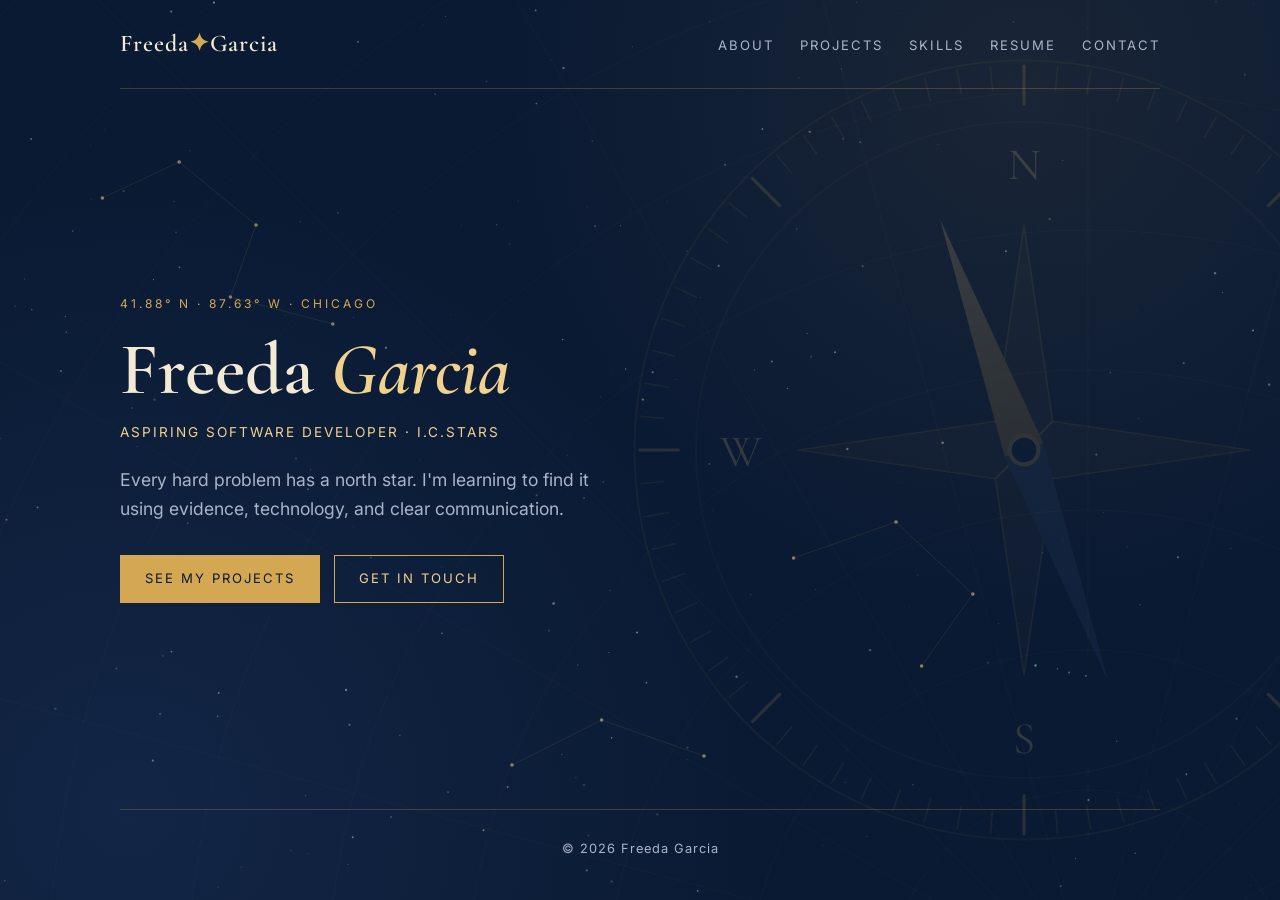
<file: index.html>
<!DOCTYPE html>
<html lang="en">
<head>
<meta charset="UTF-8">
<meta name="viewport" content="width=device-width, initial-scale=1.0">
<title>Freeda Garcia - Portfolio</title>
<link href="https://fonts.googleapis.com/css2?family=Cormorant+Garamond:ital,wght@0,500;0,600;1,500&family=Inter:wght@400;500&display=swap" rel="stylesheet">
<style>
:root{
  --bg:#0a1a33; --bg2:#0f2342; --ink:#f3ead6; --muted:#a9b4c8;
  --gold:#d4a853; --gold2:#f0d28e; --rule:rgba(212,168,83,.25);
}
*{box-sizing:border-box;margin:0;padding:0}
html{scroll-behavior:smooth}
body{background:var(--bg);color:var(--ink);font-family:Inter,system-ui,sans-serif;line-height:1.65;overflow-x:hidden;
  background-image:radial-gradient(circle at 80% 10%,rgba(212,168,83,.08),transparent 40%),radial-gradient(circle at 10% 90%,rgba(80,120,200,.12),transparent 45%)}
#chart{position:fixed;inset:0;z-index:0;pointer-events:none;opacity:.55}
.wrap{position:relative;z-index:1;max-width:1080px;margin:0 auto;padding:0 20px}
h1,h2,h3,.brand,.num{font-family:"Cormorant Garamond",Georgia,serif;font-weight:600}
a{color:var(--gold2)}

nav{display:flex;justify-content:space-between;align-items:center;padding:24px 0;border-bottom:1px solid var(--rule)}
.brand{font-size:1.5rem;letter-spacing:1px}
.brand span{color:var(--gold)}
nav ul{display:flex;gap:26px;list-style:none}
nav a{color:var(--muted);text-decoration:none;font-size:.82rem;letter-spacing:2px;text-transform:uppercase}
nav a:hover{color:var(--gold2)}

.hero{display:grid;grid-template-columns:1.2fr 1fr;gap:40px;align-items:center;min-height:80vh;padding:40px 0}
.coord{font-size:.75rem;letter-spacing:3px;color:var(--gold);text-transform:uppercase;margin-bottom:18px}
.hero h1{font-size:clamp(2.6rem,6vw,4.6rem);line-height:1.02}
.hero h1 i{color:var(--gold2)}
.hero .tagline{color:var(--gold2);font-size:.85rem;letter-spacing:2px;text-transform:uppercase;margin-top:14px}
.hero p{color:var(--muted);font-size:1.1rem;margin-top:22px;max-width:46ch}
.cta{display:flex;gap:14px;margin-top:32px;flex-wrap:wrap}
.btn{padding:12px 24px;font-size:.82rem;letter-spacing:2px;text-transform:uppercase;text-decoration:none;border:1px solid var(--gold);transition:all .25s}
.btn.primary{background:var(--gold);color:#0a1a33}
.btn.primary:hover{background:var(--gold2)}
.btn.ghost{color:var(--gold2)}
.btn.ghost:hover{background:rgba(212,168,83,.1)}

/* Compass lives behind the whole page: fixed, large, and faint so text stays readable */
.compass{position:fixed;top:50%;right:-12vw;width:min(92vh,820px);transform:translateY(-50%);opacity:.16;z-index:0;pointer-events:none}
.compass svg{width:100%;height:auto;display:block}
#needle{transform-origin:200px 200px;transition:transform .15s linear}
.ring-spin{transform-origin:200px 200px;animation:spin 120s linear infinite}
@keyframes spin{to{transform:rotate(360deg)}}

section{padding:90px 0;border-top:1px solid var(--rule)}
.label{display:flex;align-items:baseline;gap:14px;margin-bottom:10px}
.label .num{color:var(--gold);font-size:1.1rem;font-style:italic}
.label .line{flex:1;height:1px;background:var(--rule)}
h2{font-size:clamp(2rem,4vw,3rem)}
.lede{color:var(--muted);max-width:60ch;margin-top:8px;margin-bottom:40px}

.voyages{display:grid;gap:22px}
.voyage{display:grid;grid-template-columns:200px 1fr;gap:28px;background:linear-gradient(180deg,rgba(15,35,66,.9),rgba(10,26,51,.9));border:1px solid var(--rule);padding:28px}
.voyage .meta .tag{font-size:.7rem;letter-spacing:2px;text-transform:uppercase;color:var(--gold)}
.voyage .meta h3{font-size:1.7rem;line-height:1.1;margin-top:6px}
.route{display:grid;grid-template-columns:repeat(3,1fr);gap:0;position:relative}
.leg{padding:0 18px;position:relative}
.leg:not(:last-child)::after{content:"";position:absolute;top:9px;right:-6px;width:12px;height:1px;background:var(--gold)}
.leg h4{font-size:.7rem;letter-spacing:2px;text-transform:uppercase;color:var(--gold2);display:flex;align-items:center;gap:8px;margin-bottom:8px;font-weight:500}
.leg h4::before{content:"";width:8px;height:8px;border:1px solid var(--gold);transform:rotate(45deg);flex:none}
.leg:last-child h4::before{background:var(--gold)}
.leg p{color:var(--muted);font-size:.92rem}
.route::before{content:"";position:absolute;left:18px;right:18px;top:9px;border-top:1px dashed var(--rule);z-index:-1}

.instruments{display:grid;grid-template-columns:repeat(auto-fit,minmax(220px,1fr));gap:18px}
.inst{border:1px solid var(--rule);padding:22px;position:relative}
.inst h3{font-size:1.4rem}
.inst p{color:var(--muted);font-size:.9rem;margin-top:4px}
.inst .bearing{position:absolute;top:18px;right:18px;font-size:.7rem;color:var(--gold);letter-spacing:1px}

.bearings{display:grid;grid-template-columns:1fr 1fr;gap:48px}
.bearings p{color:var(--muted);margin-bottom:14px}
blockquote{font-family:"Cormorant Garamond",serif;font-size:1.8rem;font-style:italic;line-height:1.3;color:var(--gold2);border-left:2px solid var(--gold);padding-left:22px}

.signal{text-align:center;padding-bottom:100px}
.signal h2{font-size:clamp(2.2rem,5vw,3.4rem)}
.signal p{color:var(--muted);margin:12px auto 30px;max-width:46ch}
.signal .links{margin-top:28px;color:var(--muted);font-size:.95rem}
.signal .links p{margin:6px auto}

footer{border-top:1px solid var(--rule);padding:28px 0;text-align:center;color:var(--muted);font-size:.8rem;letter-spacing:1px}

@media (max-width:820px){
  .hero,.bearings{grid-template-columns:1fr}
  .compass{max-width:280px;order:-1}
  .voyage{grid-template-columns:1fr}
  .route{grid-template-columns:1fr;gap:18px}
  .route::before,.leg::after{display:none}
  .leg{padding:0}
  nav{flex-direction:column;gap:14px}
  nav ul{gap:16px}
  nav a{font-size:.72rem;letter-spacing:1.5px}
}

@media (prefers-reduced-motion:reduce){.ring-spin{animation:none}#needle{transition:none}}

/* ---------- Resume: logbook timeline ---------- */
.resume{display:grid;grid-template-columns:1.5fr 1fr;gap:48px;align-items:start}
.log{position:relative;padding-left:28px;border-left:1px dashed var(--rule)}
.entry{position:relative;margin-bottom:34px}
.entry:last-child{margin-bottom:0}
.entry::before{content:"";position:absolute;left:-34px;top:8px;width:10px;height:10px;border:1px solid var(--gold);background:var(--bg);transform:rotate(45deg)}
.entry.current::before{background:var(--gold);box-shadow:0 0 12px rgba(212,168,83,.6)}
.entry .when{font-size:.7rem;letter-spacing:2px;text-transform:uppercase;color:var(--gold)}
.entry h3{font-size:1.5rem;line-height:1.15;margin-top:2px}
.entry .role{color:var(--gold2);font-size:.9rem}
.entry ul{margin-top:8px;padding-left:18px;color:var(--muted);font-size:.92rem}
.entry li{margin-bottom:5px}
.entry li::marker{color:var(--gold)}
.log-head{font-size:.75rem;letter-spacing:2px;text-transform:uppercase;color:var(--gold);margin:0 0 18px}
.side .block{border:1px solid var(--rule);padding:22px;margin-bottom:18px;background:rgba(15,35,66,.6)}
.side h4{font-size:.75rem;letter-spacing:2px;text-transform:uppercase;color:var(--gold);font-weight:500;margin-bottom:14px}
.side .item{margin-bottom:14px}
.side .item:last-child{margin-bottom:0}
.side .item b{font-family:"Cormorant Garamond",serif;font-size:1.25rem;font-weight:600;display:block;line-height:1.2}
.side .item span{color:var(--muted);font-size:.85rem}
.side .btn{display:block;text-align:center}
@media (max-width:820px){.resume{grid-template-columns:1fr}}

/* ---------- Project link button + featured project ---------- */
.voyage .meta .btn{display:inline-block;margin-top:16px;padding:9px 16px;font-size:.7rem}
.voyage.featured{border-color:var(--gold)}

/* ---------- Tabs: show one section at a time ---------- */
.tab-hidden{display:none !important}                 /* hides every section except the active one */
.tab-panel{animation:tabIn .45s ease}                /* soft fade-in when a tab opens */
@keyframes tabIn{from{opacity:0;transform:translateY(12px)}to{opacity:1;transform:none}}
main > section{border-top:none}                      /* no divider line needed when sections stand alone */
nav a.active{color:var(--gold2);border-bottom:1px solid var(--gold);padding-bottom:4px}
body{min-height:100vh}                               /* background fills the screen on short tabs */
.brand{cursor:pointer}                               /* clicking your name goes back home */
@media (prefers-reduced-motion:reduce){.tab-panel{animation:none}}
</style>
</head>
<body>
<canvas id="chart"></canvas>

<div class="wrap">
  <nav>
    <div class="brand">Freeda<span>✦</span>Garcia</div>
    <ul>
      <li><a href="#about">About</a></li>
      <li><a href="#projects">Projects</a></li>
      <li><a href="#skills">Skills</a></li>
      <li><a href="#resume">Resume</a></li>
      <li><a href="#contact">Contact</a></li>
    </ul>
  </nav>

  <header class="hero" id="hero">
    <div>
      <div class="coord">41.88° N · 87.63° W · Chicago</div>
      <h1>Freeda <i>Garcia</i></h1>
      <p class="tagline">Aspiring Software Developer · i.c.stars</p>
      <p>Every hard problem has a north star. I'm learning to find it using evidence, technology, and clear communication.</p>
      <div class="cta">
        <a class="btn primary" href="#projects">See my projects</a>
        <a class="btn ghost" href="#contact">Get in touch</a>
      </div>
    </div>
    <div class="compass" aria-hidden="true">
      <svg viewBox="0 0 400 400">
        <defs>
          <linearGradient id="g" x1="0" y1="0" x2="0" y2="1"><stop offset="0" stop-color="#f0d28e"/><stop offset="1" stop-color="#b8893a"/></linearGradient>
        </defs>
        <circle cx="200" cy="200" r="190" fill="none" stroke="rgba(212,168,83,.35)"/>
        <circle cx="200" cy="200" r="160" fill="none" stroke="rgba(212,168,83,.2)"/>
        <g class="ring-spin" id="ticks"></g>
        <g font-family="Cormorant Garamond,serif" font-size="22" fill="#f0d28e" text-anchor="middle">
          <text x="200" y="68">N</text><text x="200" y="348">S</text><text x="338" y="208">E</text><text x="62" y="208">W</text>
        </g>
        <g fill="rgba(212,168,83,.18)" stroke="rgba(212,168,83,.5)" stroke-width=".8">
          <polygon points="200,90 214,186 200,200 186,186"/><polygon points="200,310 214,214 200,200 186,214"/>
          <polygon points="310,200 214,186 200,200 214,214"/><polygon points="90,200 186,186 200,200 186,214"/>
        </g>
        <g id="needle">
          <polygon points="200,80 210,200 190,200" fill="url(#g)"/>
          <polygon points="200,320 210,200 190,200" fill="#3b4f73"/>
          <circle cx="200" cy="200" r="7" fill="#0a1a33" stroke="#d4a853" stroke-width="2"/>
        </g>
      </svg>
    </div>
  </header>

  <main>
    <section id="about">
      <div class="label"><span class="num">I.</span><span class="line"></span></div>
      <div class="bearings">
        <div>
          <h2>About Me</h2>
          <p style="margin-top:16px">My name is Freeda G, and my favorite subjects are math and science. I aspire to share useful information with whoever is willing to learn.</p>
          <p>I'm currently learning how to code, improving my leadership skills, and finding my purpose. I'm working to create a platform that will help people learn about the Garifuna culture.</p>
        </div>
        <blockquote>"Share what you know with whoever is willing to learn."</blockquote>
      </div>
    </section>
    

    <section id="projects">
      <div class="label"><span class="num">II.</span><span class="line"></span></div>
      <h2>Projects</h2>
      <p class="lede">Each project, told as a route: where it started, how I got there, and where it landed.</p>
      <div class="voyages">
        <article class="voyage featured">
          <div class="meta"><div class="tag">Wellness · App</div><h3>Mood in Motion</h3>
            <a class="btn primary" href="https://app.base44.com/apps/6adb7aa55ffb4b521aa0c43e/editor/preview" target="_blank" rel="noopener">Open the app ↗</a></div>
          <div class="route">
            <div class="leg"><h4>Problem</h4><p>People running on empty have no easy way to see whether moving their body actually makes their days better.</p></div>
            <div class="leg"><h4>Path</h4><p>Built a 10-second daily check-in that logs mood and movement alongside the day's weather, plus a guided Reset with quotes and short movements, including seated and wheelchair-friendly options.</p></div>
            <div class="leg"><h4>Destination</h4><p>A private wellness companion that shows whether movement days are better days, with a mood-linked horoscope, a personalized "Where it Hertz" frequency shelf, and history saved only on the user's device.</p></div>
          </div>
        </article>
        <article class="voyage">
          <div class="meta"><div class="tag">Design · Setup</div><h3>Gaming Set Up</h3></div>
          <div class="route">
            <div class="leg"><h4>Problem</h4><p>A gaming space that wasn't comfortable and didn't show off the setup.</p></div>
            <div class="leg"><h4>Path</h4><p>I designed a comfortable gaming setup that showcases the equipment and provides a nice environment for gaming.</p></div>
            <div class="leg"><h4>Destination</h4><p>Improves the gaming experience, provides a comfortable environment, and showcases the setup.</p></div>
          </div>
        </article>
        <article class="voyage">
          <div class="meta"><div class="tag">Web · Team Project</div><h3>Website Collaboration</h3></div>
          <div class="route">
            <div class="leg"><h4>Problem</h4><p>People interested in Garifuna culture need one place to learn about it.</p></div>
            <div class="leg"><h4>Path</h4><p>I contributed to the design and development of a collaborative website that informs users about Garifuna culture, traditions, and history.</p></div>
            <div class="leg"><h4>Destination</h4><p>A comprehensive resource for anyone interested in learning about Garifuna culture.</p></div>
          </div>
        </article>
      </div>
    </section>

    <section id="skills">
      <div class="label"><span class="num">III.</span><span class="line"></span></div>
      <h2>Skills</h2>
      <p class="lede">The tools I'm learning to navigate with.</p>
      <div class="instruments">
        <div class="inst"><span class="bearing">045°</span><h3>Python</h3><p>Automation, scripting, and working with data.</p></div>
        <div class="inst"><span class="bearing">090°</span><h3>AWS &amp; Cloud</h3><p>Storage, compute, and serverless fundamentals.</p></div>
        <div class="inst"><span class="bearing">135°</span><h3>AI &amp; Prompting</h3><p>Prompts and agents that do reliable work.</p></div>
        <div class="inst"><span class="bearing">180°</span><h3>Business Analysis</h3><p>Turning stakeholder needs into clear requirements.</p></div>
        <div class="inst"><span class="bearing">225°</span><h3>Problem Solving</h3><p>Problem → root cause → evidence → recommendation.</p></div>
        <div class="inst"><span class="bearing">270°</span><h3>Leadership</h3><p>Growing as a teammate and leader through i.c.stars.</p></div>
      </div>
    </section>

    <section id="resume">
      <div class="label"><span class="num">IV.</span><span class="line"></span></div>
      <h2>Resume</h2>
      <p class="lede">Project coordination and business analysis trainee at i.c.stars. Seeking Project Coordinator or Junior Business Analyst roles.</p>
      <div class="resume">
        <div>
          <p class="log-head">Ship's Log · Experience</p>
          <div class="log">
            <article class="entry current">
              <div class="when">Fall 2026 · Selected Project</div>
              <h3>Medline: "Operations Problem Navigator"</h3>
              <div class="role">i.c.stars Client Engagement (Cycle 60)</div>
              <ul>
                <li>Coordinated the team's discovery process for a proposed AI-driven platform to detect and route recurring warehouse incidents</li>
                <li>Co-developed clarifying questions on PHI/HIPAA exposure, human-review checkpoints, issue routing, and incident-cost assumptions before solution design</li>
                <li>Documented scope and compliance risks, giving the team a clearer, lower-risk brief for data-model design; built the client presentation in PowerPoint</li>
              </ul>
            </article>
            <article class="entry">
              <div class="when">Sep 2024 – Present</div>
              <h3>Allied Universal</h3>
              <div class="role">Security Professional · University of Chicago Booth School of Business</div>
              <ul>
                <li>First point of contact for 20–50 visitors per shift, providing directions and resources and escalating concerns through site protocols</li>
                <li>Maintain a secure environment across indoor and outdoor areas using radios, security cameras, and the university security system</li>
                <li>During a 350+ attendee campus event, noticed greeters were misdirecting guests; stepped in to redirect and personally escort attendees</li>
              </ul>
            </article>
            <article class="entry">
              <div class="when">Nov 2023 – Sep 2024</div>
              <h3>Burlington</h3>
              <div class="role">Sales Associate · Front End &amp; Sales Floor</div>
              <ul>
                <li>Processed 29–40 point-of-sale transactions per day, including cash handling</li>
                <li>Processed markdowns and verified price labels to support loss prevention</li>
              </ul>
            </article>
            <article class="entry">
              <div class="when">Nov 2021 – Jul 2022</div>
              <h3>MATTER</h3>
              <div class="role">Intern · placed through Urban Alliance</div>
              <ul>
                <li>Supported 2–3 medical-focused events per week, coordinating attendee service and keeping meetings running smoothly</li>
                <li>Collaborated with professionals across industries and technology platforms in a healthcare-innovation setting</li>
              </ul>
            </article>
          </div>
        </div>
        <aside class="side">
          <div class="block">
            <h4>Education</h4>
            <div class="item"><b>i.c.stars Chicago</b><span>Technology &amp; Leadership Internship · Aug – Dec 2026</span></div>
            <div class="item"><b>Illinois College</b><span>Pre-Medical Studies coursework · 2022 – 2024</span></div>
            <div class="item"><b>Richard T. Crane Medical Prep</b><span>High School Diploma · 2022</span></div>
          </div>
          <div class="block">
            <h4>Certifications</h4>
            <div class="item"><b>CPR / AED</b><span>American Red Cross · Valid through Jun 2027</span></div>
          </div>
          <div class="block">
            <h4>Community</h4>
            <div class="item"><b>St. Sabina</b><span>Community Activist · Apr – Jul 2020</span></div>
          </div>
          <a class="btn primary" href="Freeda_Garcia_Resume_v2.pdf" download>Download Resume (PDF)</a>
        </aside>
      </div>
    </section>

    <section id="contact" class="signal">
      <h2>Find me @</h2>
      <p>Open to conversations about code, cloud, and AI, and to learning from people further along the route.</p>
      <div class="cta" style="justify-content:center">
        <a class="btn primary" href="mailto:fgarcia@icstars.org">Email</a>
        <a class="btn ghost" href="https://github.com/BigFreedaG">GitHub</a>
      </div>
      <div class="links">
        <p>Email: <a href="mailto:fgarcia@icstars.org">fgarcia@icstars.org</a></p>
        <p>GitHub: <a href="https://github.com/BigFreedaG">github.com/BigFreedaG</a></p>
      </div>
    </section>
  </main>

  <footer>
    <p>&copy; 2026 Freeda Garcia</p>
  </footer>
</div>

<script>
/* Compass ticks */
const ticks=document.getElementById('ticks'),NS='http://www.w3.org/2000/svg';
for(let i=0;i<72;i++){
  const a=i*5*Math.PI/180,long=i%9===0,r1=long?168:176,r2=188;
  const l=document.createElementNS(NS,'line');
  l.setAttribute('x1',200+r1*Math.sin(a));l.setAttribute('y1',200-r1*Math.cos(a));
  l.setAttribute('x2',200+r2*Math.sin(a));l.setAttribute('y2',200-r2*Math.cos(a));
  l.setAttribute('stroke',long?'#d4a853':'rgba(212,168,83,.45)');l.setAttribute('stroke-width',long?1.5:.8);
  ticks.appendChild(l);
}
/* Needle turns as you scroll the page */
const needle=document.getElementById('needle');
const turn=()=>{const p=scrollY/Math.max(1,document.body.scrollHeight-innerHeight);needle.style.transform=`rotate(${-20+p*380}deg)`};
addEventListener('scroll',turn,{passive:true});turn();

/* Star chart background */
const cv=document.getElementById('chart'),c=cv.getContext('2d');
function draw(){
  const d=devicePixelRatio,W=cv.width=innerWidth*d,H=cv.height=innerHeight*d;
  cv.style.width=innerWidth+'px';cv.style.height=innerHeight+'px';
  c.strokeStyle='rgba(212,168,83,.07)';c.lineWidth=1*d;
  const cx=W*.85,cy=H*1.1;
  for(let r=200*d;r<Math.max(W,H)*1.8;r+=140*d){c.beginPath();c.arc(cx,cy,r,0,Math.PI*2);c.stroke()}
  for(let k=0;k<12;k++){const a=k*Math.PI/12+Math.PI;c.beginPath();c.moveTo(cx,cy);c.lineTo(cx+Math.cos(a)*W*2,cy+Math.sin(a)*W*2);c.stroke()}
  let seed=7;const rnd=()=>(seed=(seed*9301+49297)%233280)/233280;
  for(let i=0;i<Math.round(innerWidth*innerHeight/5000);i++){
    const x=rnd()*W,y=rnd()*H,r=(rnd()*1.1+.2)*d;
    c.fillStyle=`rgba(243,234,214,${.25+rnd()*.6})`;c.beginPath();c.arc(x,y,r,0,6.28);c.fill();
  }
  const groups=[[[.08,.22],[.14,.18],[.2,.25],[.18,.33],[.26,.36]],[[.62,.62],[.7,.58],[.76,.66],[.72,.74]],[[.4,.85],[.47,.8],[.55,.84]]];
  groups.forEach(g=>{
    c.strokeStyle='rgba(212,168,83,.22)';c.beginPath();
    g.forEach(([x,y],i)=>i?c.lineTo(x*W,y*H):c.moveTo(x*W,y*H));c.stroke();
    g.forEach(([x,y])=>{c.fillStyle='#f0d28e';c.beginPath();c.arc(x*W,y*H,1.8*d,0,6.28);c.fill()});
  });
}
addEventListener('resize',draw);draw();

/* ---------- Tabs: show one section at a time ---------- */
// 1. Move the compass out of the hero, so it stays visible when the hero is hidden
const compassEl = document.querySelector('.compass');
if (compassEl) document.body.insertBefore(compassEl, document.querySelector('.wrap'));

// 2. The "tabs": the hero is Home, plus every <section> inside <main>
const hero = document.getElementById('hero');
const panels = [hero, ...document.querySelectorAll('main > section')];
const navLinks = document.querySelectorAll('nav a[href^="#"]');

// 3. Show only the section named in the URL (#about, #projects...), hide the rest
function showTab() {
  const id = location.hash.slice(1) || 'hero';
  const target = document.getElementById(id);
  const active = panels.includes(target) ? target : hero;   // unknown link → Home
  panels.forEach(p => {
    const on = p === active;
    p.classList.toggle('tab-hidden', !on);
    if (on) { p.classList.remove('tab-panel'); void p.offsetWidth; p.classList.add('tab-panel'); } // replay fade
  });
  navLinks.forEach(a => a.classList.toggle('active', a.getAttribute('href') === '#' + active.id));
  window.scrollTo(0, 0);
}

// 4. Clicking your name returns Home; the Back button works because tabs live in the URL
document.querySelector('.brand').addEventListener('click', () => {
  history.pushState('', '', location.pathname);
  showTab();
});
addEventListener('hashchange', showTab);
addEventListener('popstate', showTab);
showTab();
</script>
</body>
</html>
</file>
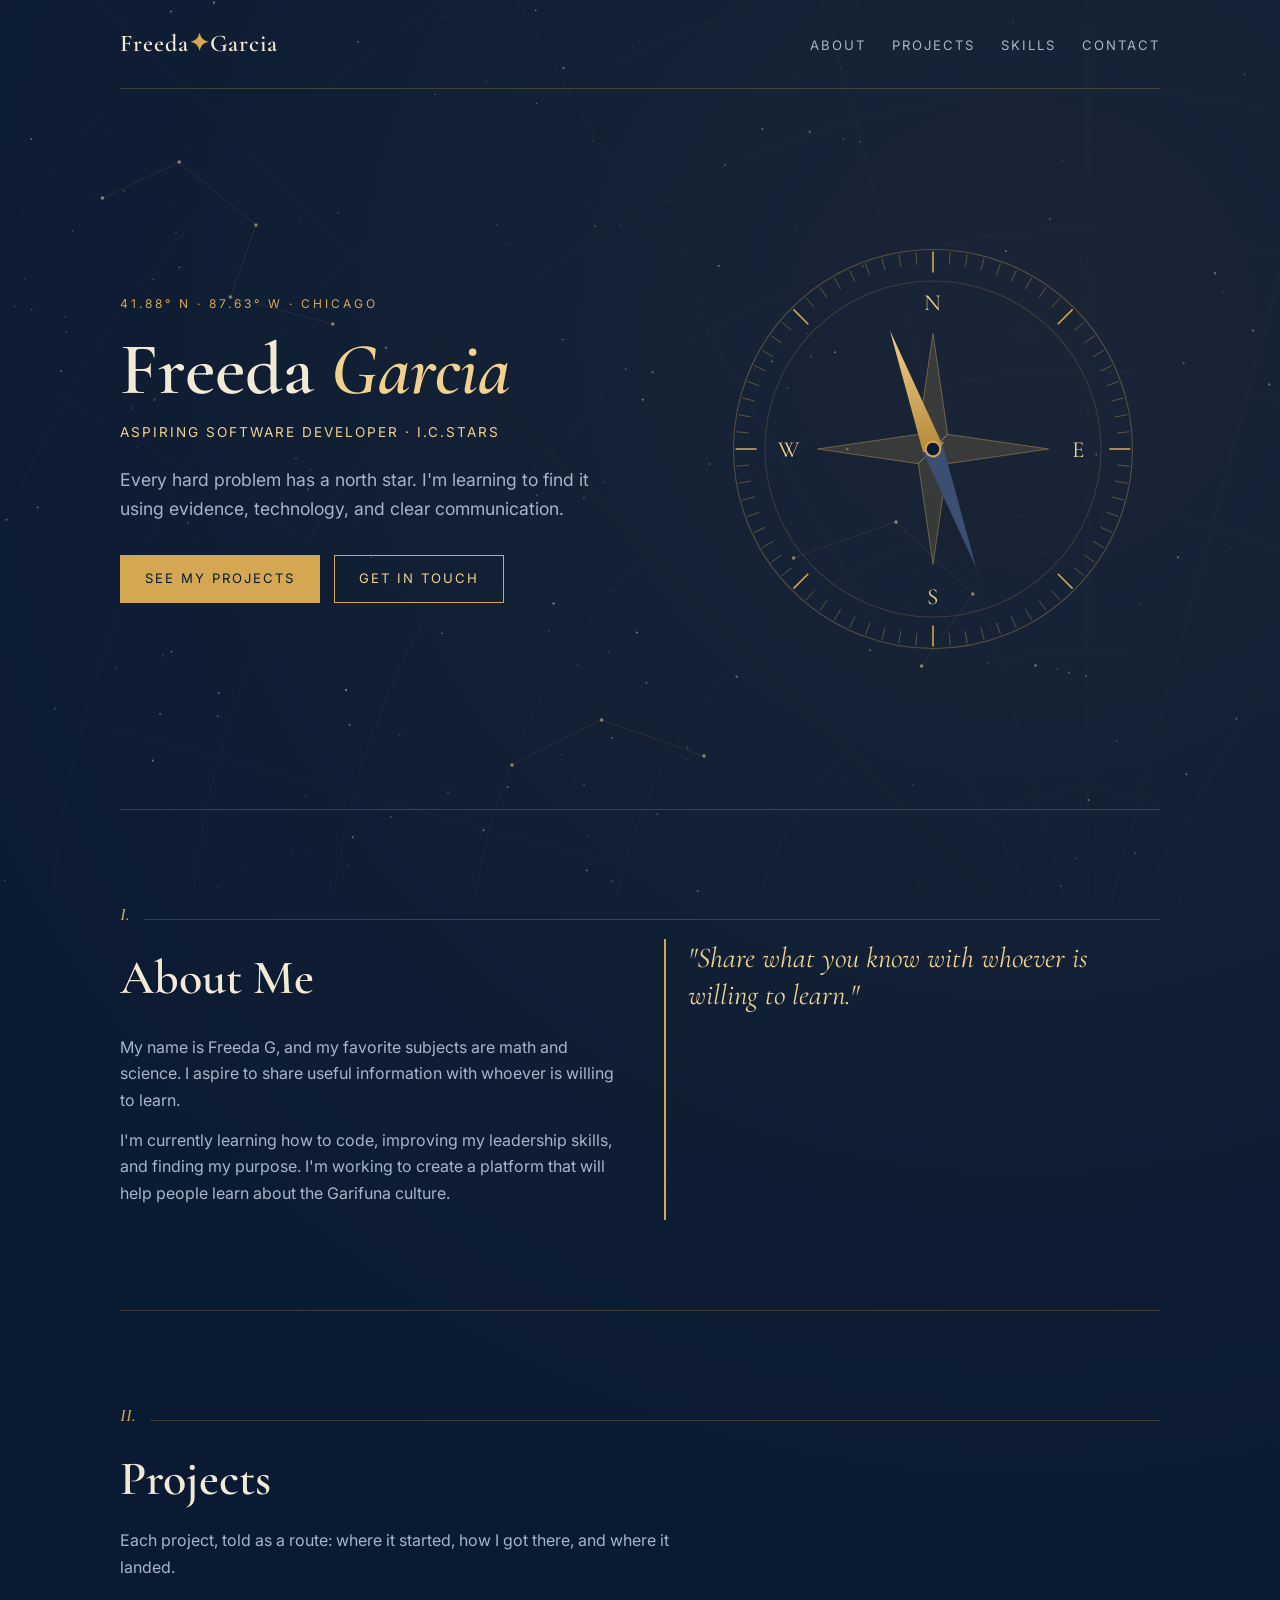
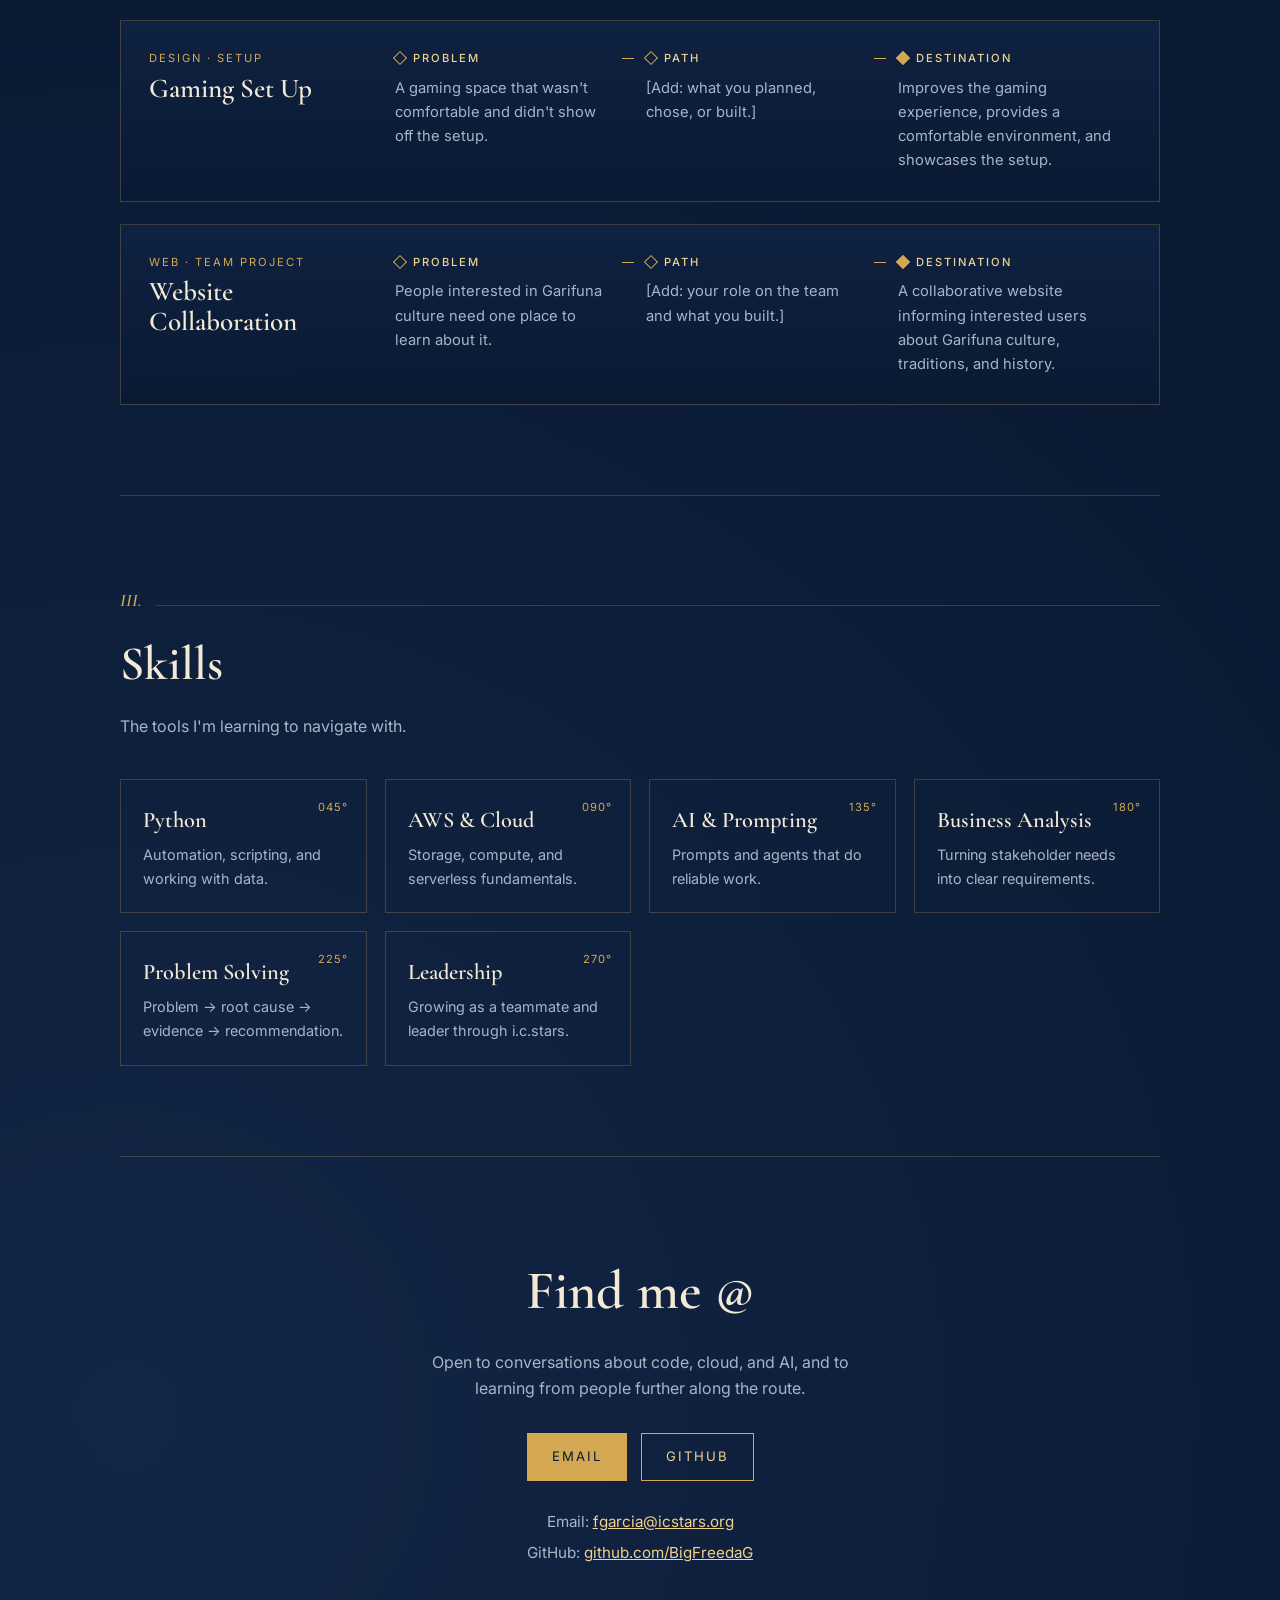
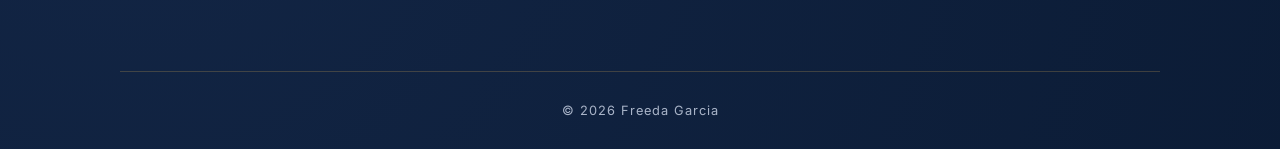
<file: portfolio.html>
<!DOCTYPE html>
<html lang="en">
<head>
<meta charset="UTF-8">
<meta name="viewport" content="width=device-width, initial-scale=1.0">
<title>Freeda Garcia - Portfolio</title>
<link href="https://fonts.googleapis.com/css2?family=Cormorant+Garamond:ital,wght@0,500;0,600;1,500&family=Inter:wght@400;500&display=swap" rel="stylesheet">
<style>
:root{
  --bg:#0a1a33; --bg2:#0f2342; --ink:#f3ead6; --muted:#a9b4c8;
  --gold:#d4a853; --gold2:#f0d28e; --rule:rgba(212,168,83,.25);
}
*{box-sizing:border-box;margin:0;padding:0}
html{scroll-behavior:smooth}
body{background:var(--bg);color:var(--ink);font-family:Inter,system-ui,sans-serif;line-height:1.65;overflow-x:hidden;
  background-image:radial-gradient(circle at 80% 10%,rgba(212,168,83,.08),transparent 40%),radial-gradient(circle at 10% 90%,rgba(80,120,200,.12),transparent 45%)}
#chart{position:fixed;inset:0;z-index:0;pointer-events:none;opacity:.55}
.wrap{position:relative;z-index:1;max-width:1080px;margin:0 auto;padding:0 20px}
h1,h2,h3,.brand,.num{font-family:"Cormorant Garamond",Georgia,serif;font-weight:600}
a{color:var(--gold2)}

nav{display:flex;justify-content:space-between;align-items:center;padding:24px 0;border-bottom:1px solid var(--rule)}
.brand{font-size:1.5rem;letter-spacing:1px}
.brand span{color:var(--gold)}
nav ul{display:flex;gap:26px;list-style:none}
nav a{color:var(--muted);text-decoration:none;font-size:.82rem;letter-spacing:2px;text-transform:uppercase}
nav a:hover{color:var(--gold2)}

.hero{display:grid;grid-template-columns:1.2fr 1fr;gap:40px;align-items:center;min-height:80vh;padding:40px 0}
.coord{font-size:.75rem;letter-spacing:3px;color:var(--gold);text-transform:uppercase;margin-bottom:18px}
.hero h1{font-size:clamp(2.6rem,6vw,4.6rem);line-height:1.02}
.hero h1 i{color:var(--gold2)}
.hero .tagline{color:var(--gold2);font-size:.85rem;letter-spacing:2px;text-transform:uppercase;margin-top:14px}
.hero p{color:var(--muted);font-size:1.1rem;margin-top:22px;max-width:46ch}
.cta{display:flex;gap:14px;margin-top:32px;flex-wrap:wrap}
.btn{padding:12px 24px;font-size:.82rem;letter-spacing:2px;text-transform:uppercase;text-decoration:none;border:1px solid var(--gold);transition:all .25s}
.btn.primary{background:var(--gold);color:#0a1a33}
.btn.primary:hover{background:var(--gold2)}
.btn.ghost{color:var(--gold2)}
.btn.ghost:hover{background:rgba(212,168,83,.1)}

.compass{width:100%;max-width:420px;justify-self:center}
.compass svg{width:100%;height:auto;display:block}
#needle{transform-origin:200px 200px;transition:transform .15s linear}
.ring-spin{transform-origin:200px 200px;animation:spin 120s linear infinite}
@keyframes spin{to{transform:rotate(360deg)}}

section{padding:90px 0;border-top:1px solid var(--rule)}
.label{display:flex;align-items:baseline;gap:14px;margin-bottom:10px}
.label .num{color:var(--gold);font-size:1.1rem;font-style:italic}
.label .line{flex:1;height:1px;background:var(--rule)}
h2{font-size:clamp(2rem,4vw,3rem)}
.lede{color:var(--muted);max-width:60ch;margin-top:8px;margin-bottom:40px}

.voyages{display:grid;gap:22px}
.voyage{display:grid;grid-template-columns:200px 1fr;gap:28px;background:linear-gradient(180deg,rgba(15,35,66,.9),rgba(10,26,51,.9));border:1px solid var(--rule);padding:28px}
.voyage .meta .tag{font-size:.7rem;letter-spacing:2px;text-transform:uppercase;color:var(--gold)}
.voyage .meta h3{font-size:1.7rem;line-height:1.1;margin-top:6px}
.route{display:grid;grid-template-columns:repeat(3,1fr);gap:0;position:relative}
.leg{padding:0 18px;position:relative}
.leg:not(:last-child)::after{content:"";position:absolute;top:9px;right:-6px;width:12px;height:1px;background:var(--gold)}
.leg h4{font-size:.7rem;letter-spacing:2px;text-transform:uppercase;color:var(--gold2);display:flex;align-items:center;gap:8px;margin-bottom:8px;font-weight:500}
.leg h4::before{content:"";width:8px;height:8px;border:1px solid var(--gold);transform:rotate(45deg);flex:none}
.leg:last-child h4::before{background:var(--gold)}
.leg p{color:var(--muted);font-size:.92rem}
.route::before{content:"";position:absolute;left:18px;right:18px;top:9px;border-top:1px dashed var(--rule);z-index:-1}

.instruments{display:grid;grid-template-columns:repeat(auto-fit,minmax(220px,1fr));gap:18px}
.inst{border:1px solid var(--rule);padding:22px;position:relative}
.inst h3{font-size:1.4rem}
.inst p{color:var(--muted);font-size:.9rem;margin-top:4px}
.inst .bearing{position:absolute;top:18px;right:18px;font-size:.7rem;color:var(--gold);letter-spacing:1px}

.bearings{display:grid;grid-template-columns:1fr 1fr;gap:48px}
.bearings p{color:var(--muted);margin-bottom:14px}
blockquote{font-family:"Cormorant Garamond",serif;font-size:1.8rem;font-style:italic;line-height:1.3;color:var(--gold2);border-left:2px solid var(--gold);padding-left:22px}

.signal{text-align:center;padding-bottom:100px}
.signal h2{font-size:clamp(2.2rem,5vw,3.4rem)}
.signal p{color:var(--muted);margin:12px auto 30px;max-width:46ch}
.signal .links{margin-top:28px;color:var(--muted);font-size:.95rem}
.signal .links p{margin:6px auto}

footer{border-top:1px solid var(--rule);padding:28px 0;text-align:center;color:var(--muted);font-size:.8rem;letter-spacing:1px}

@media (max-width:820px){
  .hero,.bearings{grid-template-columns:1fr}
  .compass{max-width:280px;order:-1}
  .voyage{grid-template-columns:1fr}
  .route{grid-template-columns:1fr;gap:18px}
  .route::before,.leg::after{display:none}
  .leg{padding:0}
  nav{flex-direction:column;gap:14px}
  nav ul{gap:16px}
  nav a{font-size:.72rem;letter-spacing:1.5px}
}
@media (prefers-reduced-motion:reduce){.ring-spin{animation:none}#needle{transition:none}}
</style>
</head>
<body>
<canvas id="chart"></canvas>

<div class="wrap">
  <nav>
    <div class="brand">Freeda<span>✦</span>Garcia</div>
    <ul>
      <li><a href="#about">About</a></li>
      <li><a href="#projects">Projects</a></li>
      <li><a href="#skills">Skills</a></li>
      <li><a href="#contact">Contact</a></li>
    </ul>
  </nav>

  <header class="hero" id="hero">
    <div>
      <div class="coord">41.88° N · 87.63° W · Chicago</div>
      <h1>Freeda <i>Garcia</i></h1>
      <p class="tagline">Aspiring Software Developer · i.c.stars</p>
      <p>Every hard problem has a north star. I'm learning to find it using evidence, technology, and clear communication.</p>
      <div class="cta">
        <a class="btn primary" href="#projects">See my projects</a>
        <a class="btn ghost" href="#contact">Get in touch</a>
      </div>
    </div>
    <div class="compass" aria-hidden="true">
      <svg viewBox="0 0 400 400">
        <defs>
          <linearGradient id="g" x1="0" y1="0" x2="0" y2="1"><stop offset="0" stop-color="#f0d28e"/><stop offset="1" stop-color="#b8893a"/></linearGradient>
        </defs>
        <circle cx="200" cy="200" r="190" fill="none" stroke="rgba(212,168,83,.35)"/>
        <circle cx="200" cy="200" r="160" fill="none" stroke="rgba(212,168,83,.2)"/>
        <g class="ring-spin" id="ticks"></g>
        <g font-family="Cormorant Garamond,serif" font-size="22" fill="#f0d28e" text-anchor="middle">
          <text x="200" y="68">N</text><text x="200" y="348">S</text><text x="338" y="208">E</text><text x="62" y="208">W</text>
        </g>
        <g fill="rgba(212,168,83,.18)" stroke="rgba(212,168,83,.5)" stroke-width=".8">
          <polygon points="200,90 214,186 200,200 186,186"/><polygon points="200,310 214,214 200,200 186,214"/>
          <polygon points="310,200 214,186 200,200 214,214"/><polygon points="90,200 186,186 200,200 186,214"/>
        </g>
        <g id="needle">
          <polygon points="200,80 210,200 190,200" fill="url(#g)"/>
          <polygon points="200,320 210,200 190,200" fill="#3b4f73"/>
          <circle cx="200" cy="200" r="7" fill="#0a1a33" stroke="#d4a853" stroke-width="2"/>
        </g>
      </svg>
    </div>
  </header>

  <main>
    <section id="about">
      <div class="label"><span class="num">I.</span><span class="line"></span></div>
      <div class="bearings">
        <div>
          <h2>About Me</h2>
          <p style="margin-top:16px">My name is Freeda G, and my favorite subjects are math and science. I aspire to share useful information with whoever is willing to learn.</p>
          <p>I'm currently learning how to code, improving my leadership skills, and finding my purpose. I'm working to create a platform that will help people learn about the Garifuna culture.</p>
        </div>
        <blockquote>"Share what you know with whoever is willing to learn."</blockquote>
      </div>
    </section>

    <section id="projects">
      <div class="label"><span class="num">II.</span><span class="line"></span></div>
      <h2>Projects</h2>
      <p class="lede">Each project, told as a route: where it started, how I got there, and where it landed.</p>
      <div class="voyages">
        <article class="voyage">
          <div class="meta"><div class="tag">Design · Setup</div><h3>Gaming Set Up</h3></div>
          <div class="route">
            <div class="leg"><h4>Problem</h4><p>A gaming space that wasn't comfortable and didn't show off the setup.</p></div>
            <div class="leg"><h4>Path</h4><p>[Add: what you planned, chose, or built.]</p></div>
            <div class="leg"><h4>Destination</h4><p>Improves the gaming experience, provides a comfortable environment, and showcases the setup.</p></div>
          </div>
        </article>
        <article class="voyage">
          <div class="meta"><div class="tag">Web · Team Project</div><h3>Website Collaboration</h3></div>
          <div class="route">
            <div class="leg"><h4>Problem</h4><p>People interested in Garifuna culture need one place to learn about it.</p></div>
            <div class="leg"><h4>Path</h4><p>[Add: your role on the team and what you built.]</p></div>
            <div class="leg"><h4>Destination</h4><p>A collaborative website informing interested users about Garifuna culture, traditions, and history.</p></div>
          </div>
        </article>
      </div>
    </section>

    <section id="skills">
      <div class="label"><span class="num">III.</span><span class="line"></span></div>
      <h2>Skills</h2>
      <p class="lede">The tools I'm learning to navigate with.</p>
      <div class="instruments">
        <div class="inst"><span class="bearing">045°</span><h3>Python</h3><p>Automation, scripting, and working with data.</p></div>
        <div class="inst"><span class="bearing">090°</span><h3>AWS &amp; Cloud</h3><p>Storage, compute, and serverless fundamentals.</p></div>
        <div class="inst"><span class="bearing">135°</span><h3>AI &amp; Prompting</h3><p>Prompts and agents that do reliable work.</p></div>
        <div class="inst"><span class="bearing">180°</span><h3>Business Analysis</h3><p>Turning stakeholder needs into clear requirements.</p></div>
        <div class="inst"><span class="bearing">225°</span><h3>Problem Solving</h3><p>Problem → root cause → evidence → recommendation.</p></div>
        <div class="inst"><span class="bearing">270°</span><h3>Leadership</h3><p>Growing as a teammate and leader through i.c.stars.</p></div>
      </div>
    </section>

    <section id="contact" class="signal">
      <h2>Find me @</h2>
      <p>Open to conversations about code, cloud, and AI, and to learning from people further along the route.</p>
      <div class="cta" style="justify-content:center">
        <a class="btn primary" href="mailto:fgarcia@icstars.org">Email</a>
        <a class="btn ghost" href="https://github.com/BigFreedaG">GitHub</a>
      </div>
      <div class="links">
        <p>Email: <a href="mailto:fgarcia@icstars.org">fgarcia@icstars.org</a></p>
        <p>GitHub: <a href="https://github.com/BigFreedaG">github.com/BigFreedaG</a></p>
      </div>
    </section>
  </main>

  <footer>
    <p>&copy; 2026 Freeda Garcia</p>
  </footer>
</div>

<script>
/* Compass ticks */
const ticks=document.getElementById('ticks'),NS='http://www.w3.org/2000/svg';
for(let i=0;i<72;i++){
  const a=i*5*Math.PI/180,long=i%9===0,r1=long?168:176,r2=188;
  const l=document.createElementNS(NS,'line');
  l.setAttribute('x1',200+r1*Math.sin(a));l.setAttribute('y1',200-r1*Math.cos(a));
  l.setAttribute('x2',200+r2*Math.sin(a));l.setAttribute('y2',200-r2*Math.cos(a));
  l.setAttribute('stroke',long?'#d4a853':'rgba(212,168,83,.45)');l.setAttribute('stroke-width',long?1.5:.8);
  ticks.appendChild(l);
}
/* Needle turns as you scroll the page */
const needle=document.getElementById('needle');
const turn=()=>{const p=scrollY/Math.max(1,document.body.scrollHeight-innerHeight);needle.style.transform=`rotate(${-20+p*380}deg)`};
addEventListener('scroll',turn,{passive:true});turn();

/* Star chart background */
const cv=document.getElementById('chart'),c=cv.getContext('2d');
function draw(){
  const d=devicePixelRatio,W=cv.width=innerWidth*d,H=cv.height=innerHeight*d;
  cv.style.width=innerWidth+'px';cv.style.height=innerHeight+'px';
  c.strokeStyle='rgba(212,168,83,.07)';c.lineWidth=1*d;
  const cx=W*.85,cy=H*1.1;
  for(let r=200*d;r<Math.max(W,H)*1.8;r+=140*d){c.beginPath();c.arc(cx,cy,r,0,Math.PI*2);c.stroke()}
  for(let k=0;k<12;k++){const a=k*Math.PI/12+Math.PI;c.beginPath();c.moveTo(cx,cy);c.lineTo(cx+Math.cos(a)*W*2,cy+Math.sin(a)*W*2);c.stroke()}
  let seed=7;const rnd=()=>(seed=(seed*9301+49297)%233280)/233280;
  for(let i=0;i<Math.round(innerWidth*innerHeight/5000);i++){
    const x=rnd()*W,y=rnd()*H,r=(rnd()*1.1+.2)*d;
    c.fillStyle=`rgba(243,234,214,${.25+rnd()*.6})`;c.beginPath();c.arc(x,y,r,0,6.28);c.fill();
  }
  const groups=[[[.08,.22],[.14,.18],[.2,.25],[.18,.33],[.26,.36]],[[.62,.62],[.7,.58],[.76,.66],[.72,.74]],[[.4,.85],[.47,.8],[.55,.84]]];
  groups.forEach(g=>{
    c.strokeStyle='rgba(212,168,83,.22)';c.beginPath();
    g.forEach(([x,y],i)=>i?c.lineTo(x*W,y*H):c.moveTo(x*W,y*H));c.stroke();
    g.forEach(([x,y])=>{c.fillStyle='#f0d28e';c.beginPath();c.arc(x*W,y*H,1.8*d,0,6.28);c.fill()});
  });
}
addEventListener('resize',draw);draw();
</script>
</body>
</html>
</file>
